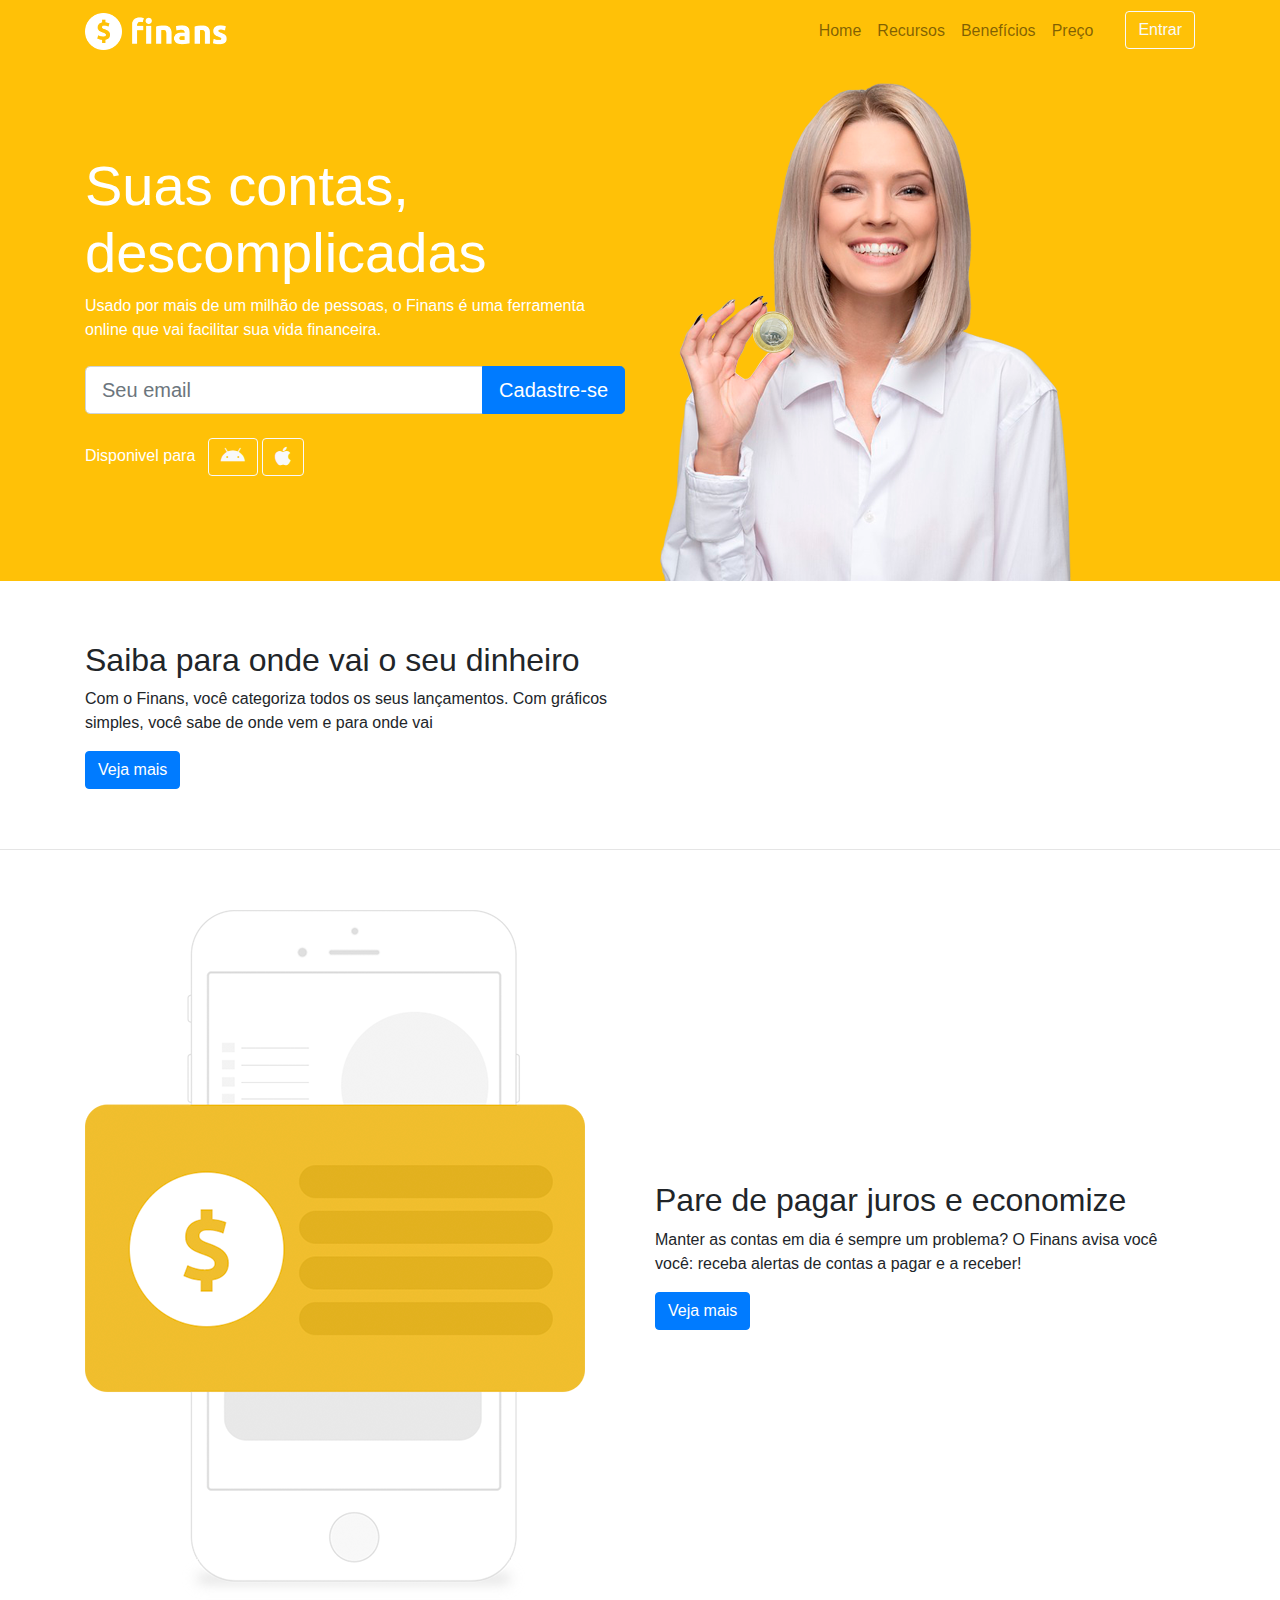
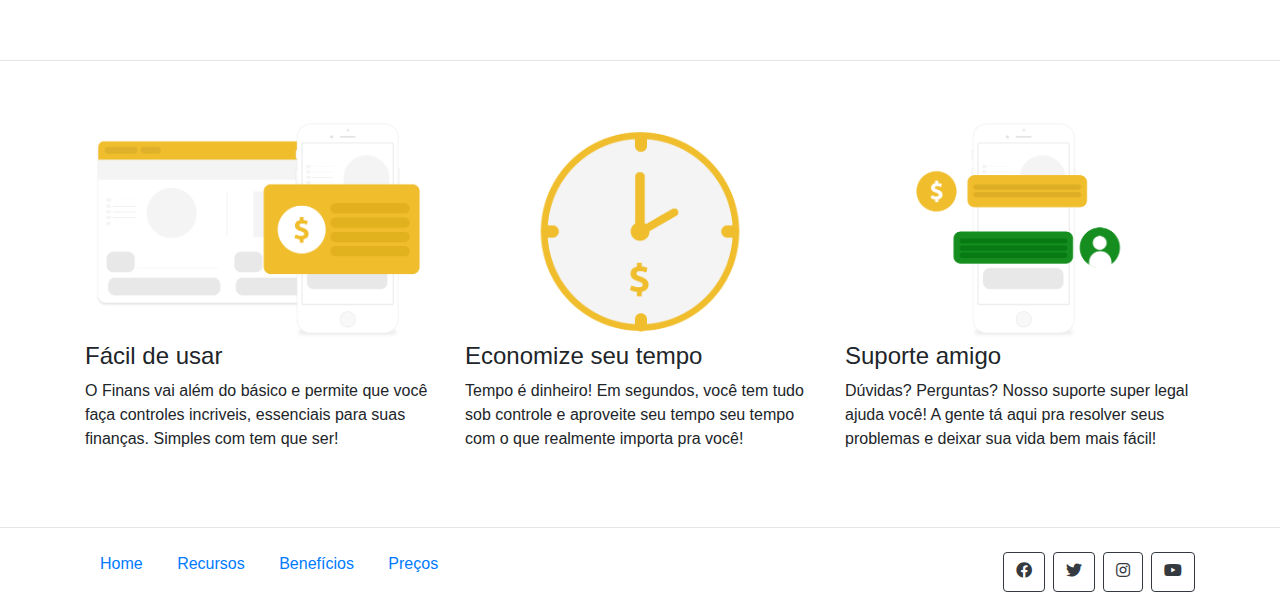
<file: Finans-landing-page/index.html>
<!DOCTYPE html>
<html lang="pt-br">

<head>
  <meta charset="UTF-8">
  <meta http-equiv="X-UA-Compatible" content="IE=edge">
  <meta name="viewport" content="width=device-width, initial-scale=1, shrink-to-fit=no">

  <title>Projeto 1 - Finans Landing Page</title>

  <link rel="stylesheet" href="https://use.fontawesome.com/releases/v5.3.1/css/all.css" crossorigin="anonymous">
  <link rel="stylesheet" href="https://cdn.jsdelivr.net/npm/bootstrap@4.6.0/dist/css/bootstrap.min.css">
  <link rel="stylesheet" href="css/style.css">
</head>

<body>
  <header>
    <nav class="navbar navbar-expand-sm navbar-light bg-warning">
      <div class="container">
        <a class="navbar-brand" href="#">
          <img src="img/logo.png" width="142" class=" d-inline-block align-top" alt="Logo">
        </a>

        <button class="navbar-toggler" type="button" data-toggle="collapse" data-target="#navbarNavDropdown"
          aria-controls="navbarNavDropdown" aria-expanded="false" aria-label="Toggle navigation">
          <span class="navbar-toggler-icon"></span>
        </button>

        <div class="collapse navbar-collapse" id="navbarNavDropdown">
          <ul class="navbar-nav ml-auto">
            <li class="nav-item">
              <a class="nav-link" href="#">Home<span class="sr-only">(current)</span></a>
            </li>
            <li class="nav-item">
              <a class="nav-link" href="#">Recursos</a>
            </li>
            <li class="nav-item">
              <a class="nav-link" href="#">Benefícios</a>
            </li>
            <li class="nav-item">
              <a class="nav-link" href="#">Preço</a>
            </li>

            <li class="nav-item">
              <button class="ml-4 btn btn-outline-light my-2 my-sm-0" type="submit">
                Entrar
              </button>
            </li>
          </ul>
        </div>
      </div>
    </nav>
  </header>

  <section class="bg-warning">
    <div class="container">
      <div class="row">
        <div class="col md-6 d-flex">
          <div class="align-self-center">
            <h1 class="display-4">Suas contas, descomplicadas</h1>
            <p>
              Usado por mais de um milhão de pessoas, o Finans é uma ferramenta online que vai facilitar sua vida
              financeira.
            </p>

            <form class="mt-4 mb-4">
              <div class="input-group input-group-lg">
                <input type="text" placeholder="Seu email" class="form-control">
                <div class="input-group-append">
                  <button type="button" class="btn btn-primary">Cadastre-se</button>
                </div>
              </div>
            </form>

            <p>Disponivel para
              <a href="#" class="ml-2 btn btn-outline-light">
                <i class="fab fa-android fa-lg"></i>
              </a>
              <a href="#" class="btn btn-outline-light">
                <i class="fab fa-apple fa-lg"></i>
              </a>
            </p>
          </div>
        </div>
        <picture class="col-md-6 d-none d-md-block">
          <img src="img/capa.png">
        </picture>
      </div>
    </div>
  </section>



  <section class="caixa">
    <div class="container">
      <div class="row">
        <div class="col-md-6 d-flex">
          <div class="align-self-center">
            <h2>Saiba para onde vai o seu dinheiro</h2>
            <p>
              Com o Finans, você categoriza todos os seus lançamentos. Com gráficos simples, você sabe de onde vem e
              para onde vai
            </p>
            <a href="#" class="btn btn-primary">
              Veja mais
            </a>
          </div>
        </div>
      </div>
    </div>
  </section>



  <section class="caixa">
    <div class="container">
      <div class="row">
        <div class="col-md-6">
          <img src="img/jures.png" class="img-fluid">
        </div>
        <div class="col-md-6 d-flex">
          <div class="align-self-center">
            <h2>Pare de pagar juros e economize</h2>
            <p>
              Manter as contas em dia é sempre um problema? O Finans avisa você você: receba alertas de contas a pagar e
              a receber!
            </p>
            <a href="#" class="btn btn-primary">Veja mais</a>
          </div>
        </div>
      </div>
    </div>
  </section>


  <section class="caixa">
    <div class="container">
      <div class="row">
        <div class="col-md-4">
          <img src="img/easy.png" class="img-fluid">
          <h4>Fácil de usar</h4>
          <p>
            O Finans vai além do básico e permite que você faça controles incriveis, essenciais para suas finanças.
            Simples com tem que ser!
          </p>
        </div>

        <div class="col-md-4">
          <img src="img/econ.png" class="img-fluid">
          <h4>Economize seu tempo</h4>
          <p>
            Tempo é dinheiro! Em segundos, você tem tudo sob controle e aproveite seu tempo seu tempo com o que
            realmente importa pra você!
          </p>
        </div>

        <div class="col-md-4">
          <img src="img/support.png" class="img-fluid">
          <h4>Suporte amigo</h4>
          <p>
            Dúvidas? Perguntas? Nosso suporte super legal ajuda você!
            A gente tá aqui pra resolver seus problemas e deixar sua vida bem mais fácil!
          </p>
        </div>
      </div>
    </div>
  </section>

  <footer class="mt-4 mb-4">
    <div class="container">
      <div class="row">
        <div class="col-md-8">
          <p>
            <a class="link" href="#">Home</a>
            <a class="link" href="#">Recursos</a>
            <a class="link" href="#">Benefícios</a>
            <a class="link" href="#">Preços</a>
          </p>
        </div>

        <div class="col-md-4 d-flex justify-content-end">
          <a href="#" class="btn btn-outline-dark">
            <i class="fab fa-facebook"></i>
          </a>

          <a href="#" class="btn btn-outline-dark ml-2">
            <i class="fab fa-twitter"></i>
          </a>

          <a href="#" class="btn btn-outline-dark ml-2">
            <i class="fab fa-instagram"></i>
          </a>

          <a href="#" class="btn btn-outline-dark ml-2">
            <i class="fab fa-youtube"></i>
          </a>
        </div>
      </div>
    </div>
  </footer>

  <script src="https://code.jquery.com/jquery-3.5.1.slim.min.js" crossorigin="anonymous"></script>
  <script src="https://cdn.jsdelivr.net/npm/popper.js@1.16.1/dist/umd/popper.min.js" crossorigin="anonymous"></script>
  <script src="https://cdn.jsdelivr.net/npm/bootstrap@4.6.0/dist/js/bootstrap.min.js" crossorigin="anonymous"></script>
</body>

</html>
</file>
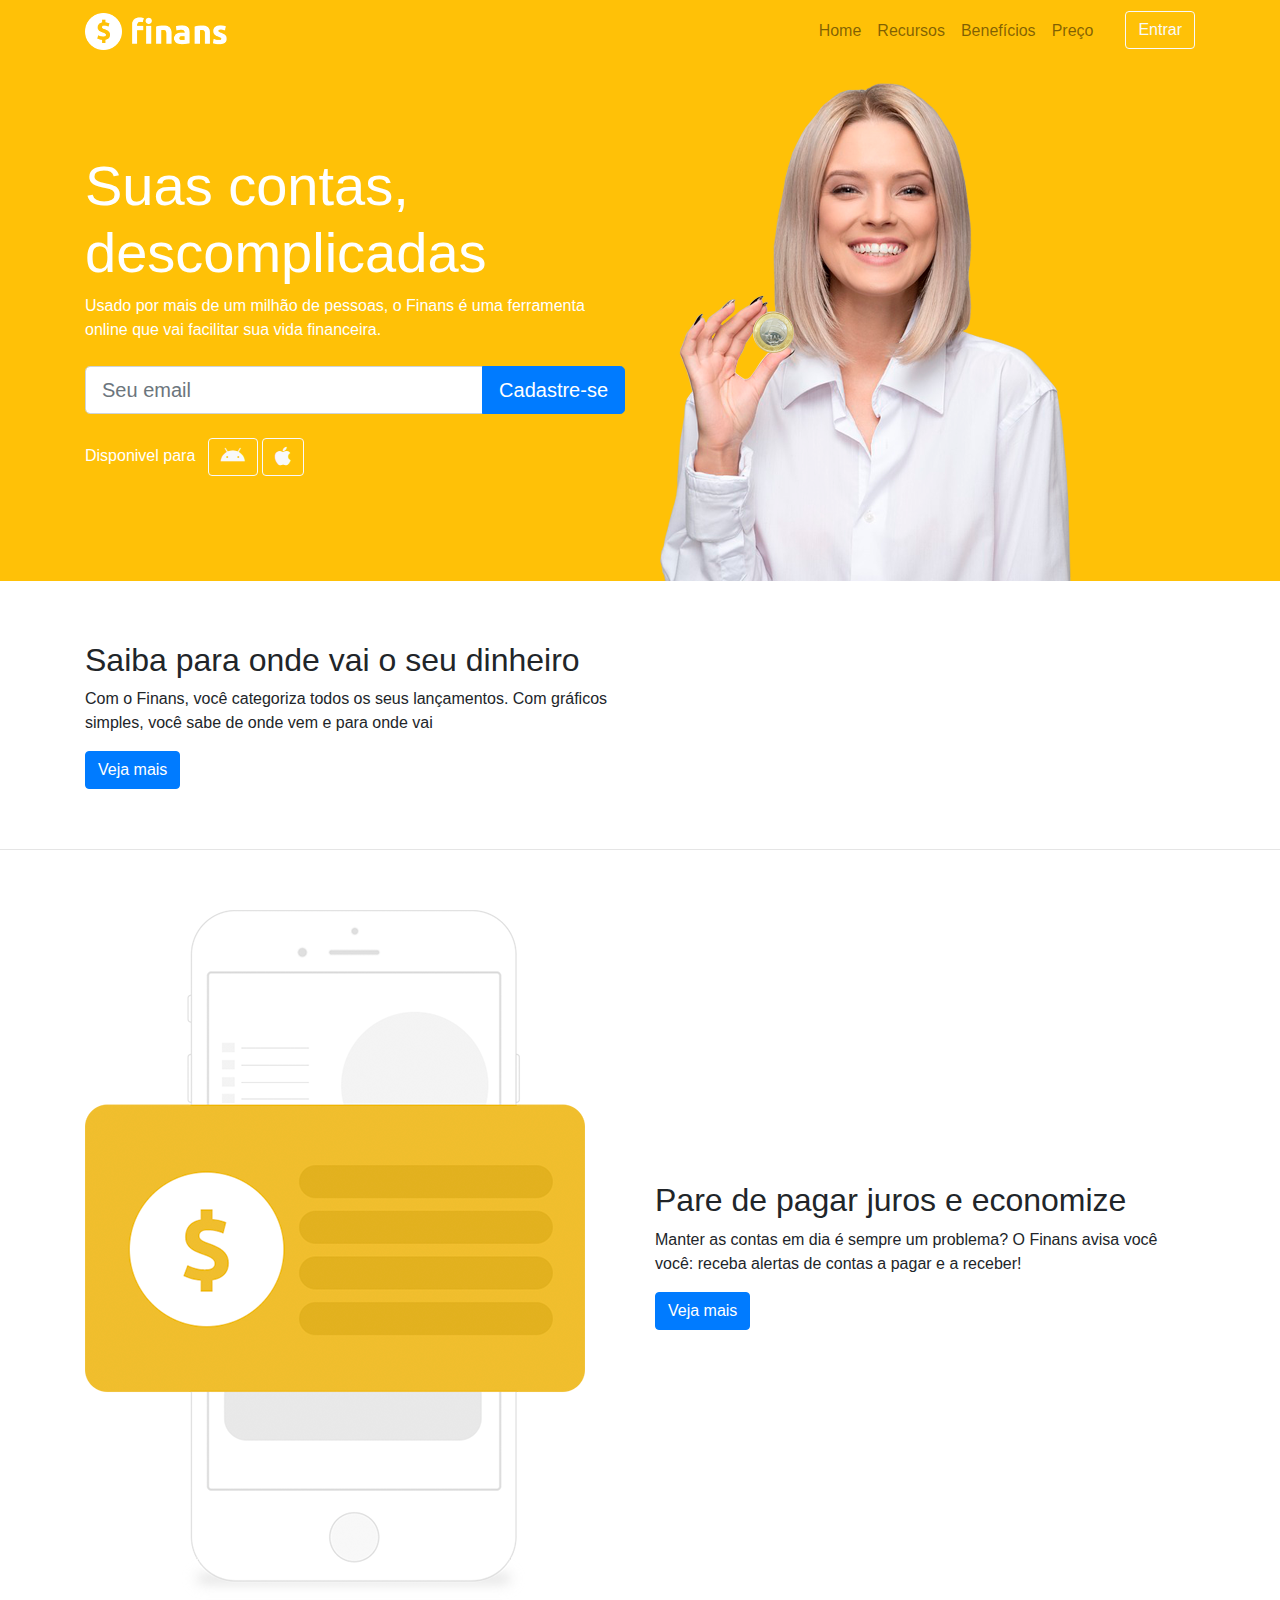
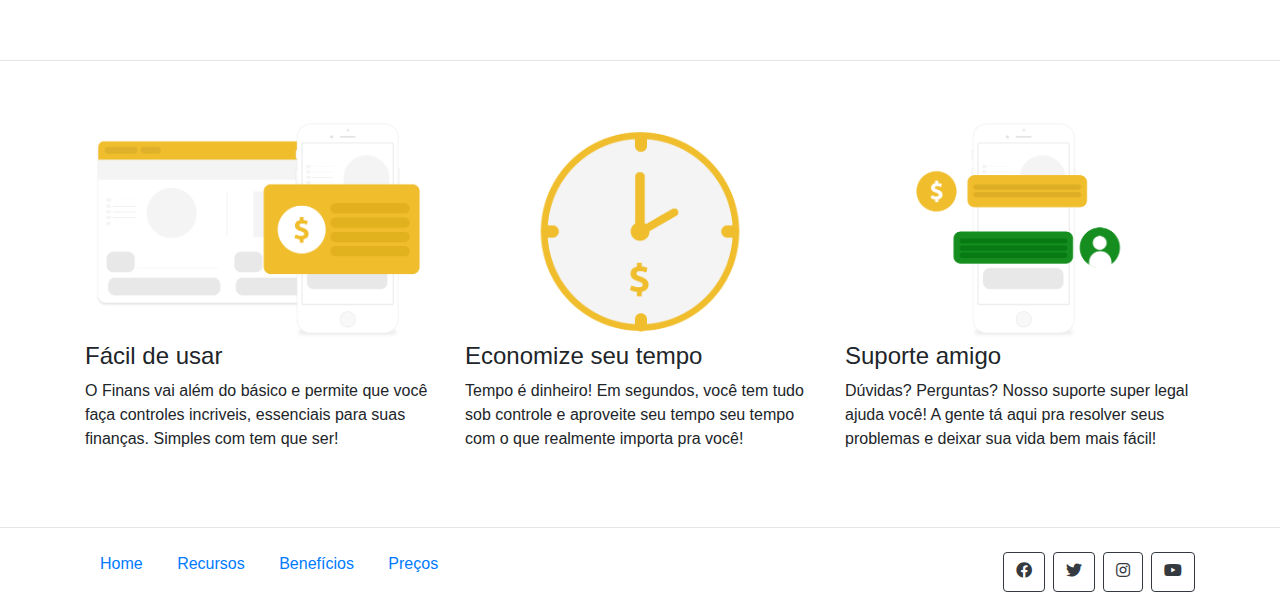
<file: Finans/index.html>
<!DOCTYPE html>
<html lang="pt-br">

<head>
  <meta charset="UTF-8">
  <meta http-equiv="X-UA-Compatible" content="IE=edge">
  <meta name="viewport" content="width=device-width, initial-scale=1, shrink-to-fit=no">

  <title>Projeto 1 - Finans</title>

  <link rel="stylesheet" href="https://use.fontawesome.com/releases/v5.3.1/css/all.css" crossorigin="anonymous">
  <link rel="stylesheet" href="https://cdn.jsdelivr.net/npm/bootstrap@4.6.0/dist/css/bootstrap.min.css">
  <link rel="stylesheet" href="css/style.css">
</head>

<body>
  <header>
    <nav class="navbar navbar-expand-sm navbar-light bg-warning">
      <div class="container">
        <a class="navbar-brand" href="#">
          <img src="img/logo.png" width="142" class=" d-inline-block align-top" alt="Logo">
        </a>

        <button class="navbar-toggler" type="button" data-toggle="collapse" data-target="#navbarNavDropdown"
          aria-controls="navbarNavDropdown" aria-expanded="false" aria-label="Toggle navigation">
          <span class="navbar-toggler-icon"></span>
        </button>

        <div class="collapse navbar-collapse" id="navbarNavDropdown">
          <ul class="navbar-nav ml-auto">
            <li class="nav-item">
              <a class="nav-link" href="#">Home<span class="sr-only">(current)</span></a>
            </li>
            <li class="nav-item">
              <a class="nav-link" href="#">Recursos</a>
            </li>
            <li class="nav-item">
              <a class="nav-link" href="#">Benefícios</a>
            </li>
            <li class="nav-item">
              <a class="nav-link" href="#">Preço</a>
            </li>

            <li class="nav-item">
              <button class="ml-4 btn btn-outline-light my-2 my-sm-0" type="submit">
                Entrar
              </button>
            </li>
          </ul>
        </div>
      </div>
    </nav>
  </header>

  <section class="bg-warning">
    <div class="container">
      <div class="row">
        <div class="col md-6 d-flex">
          <div class="align-self-center">
            <h1 class="display-4">Suas contas, descomplicadas</h1>
            <p>
              Usado por mais de um milhão de pessoas, o Finans é uma ferramenta online que vai facilitar sua vida
              financeira.
            </p>

            <form class="mt-4 mb-4">
              <div class="input-group input-group-lg">
                <input type="text" placeholder="Seu email" class="form-control">
                <div class="input-group-append">
                  <button type="button" class="btn btn-primary">Cadastre-se</button>
                </div>
              </div>
            </form>

            <p>Disponivel para
              <a href="#" class="ml-2 btn btn-outline-light">
                <i class="fab fa-android fa-lg"></i>
              </a>
              <a href="#" class="btn btn-outline-light">
                <i class="fab fa-apple fa-lg"></i>
              </a>
            </p>
          </div>
        </div>
        <picture class="col-md-6 d-none d-md-block">
          <img src="img/capa.png">
        </picture>
      </div>
    </div>
  </section>



  <section class="caixa">
    <div class="container">
      <div class="row">
        <div class="col-md-6 d-flex">
          <div class="align-self-center">
            <h2>Saiba para onde vai o seu dinheiro</h2>
            <p>
              Com o Finans, você categoriza todos os seus lançamentos. Com gráficos simples, você sabe de onde vem e
              para onde vai
            </p>
            <a href="#" class="btn btn-primary">
              Veja mais
            </a>
          </div>
        </div>
      </div>
    </div>
  </section>



  <section class="caixa">
    <div class="container">
      <div class="row">
        <div class="col-md-6">
          <img src="img/jures.png" class="img-fluid">
        </div>
        <div class="col-md-6 d-flex">
          <div class="align-self-center">
            <h2>Pare de pagar juros e economize</h2>
            <p>
              Manter as contas em dia é sempre um problema? O Finans avisa você você: receba alertas de contas a pagar e
              a receber!
            </p>
            <a href="#" class="btn btn-primary">Veja mais</a>
          </div>
        </div>
      </div>
    </div>
  </section>


  <section class="caixa">
    <div class="container">
      <div class="row">
        <div class="col-md-4">
          <img src="img/easy.png" class="img-fluid">
          <h4>Fácil de usar</h4>
          <p>
            O Finans vai além do básico e permite que você faça controles incriveis, essenciais para suas finanças.
            Simples com tem que ser!
          </p>
        </div>

        <div class="col-md-4">
          <img src="img/econ.png" class="img-fluid">
          <h4>Economize seu tempo</h4>
          <p>
            Tempo é dinheiro! Em segundos, você tem tudo sob controle e aproveite seu tempo seu tempo com o que
            realmente importa pra você!
          </p>
        </div>

        <div class="col-md-4">
          <img src="img/support.png" class="img-fluid">
          <h4>Suporte amigo</h4>
          <p>
            Dúvidas? Perguntas? Nosso suporte super legal ajuda você!
            A gente tá aqui pra resolver seus problemas e deixar sua vida bem mais fácil!
          </p>
        </div>
      </div>
    </div>
  </section>

  <footer class="mt-4 mb-4">
    <div class="container">
      <div class="row">
        <div class="col-md-8">
          <p>
            <a class="link" href="#">Home</a>
            <a class="link" href="#">Recursos</a>
            <a class="link" href="#">Benefícios</a>
            <a class="link" href="#">Preços</a>
          </p>
        </div>

        <div class="col-md-4 d-flex justify-content-end">
          <a href="#" class="btn btn-outline-dark">
            <i class="fab fa-facebook"></i>
          </a>

          <a href="#" class="btn btn-outline-dark ml-2">
            <i class="fab fa-twitter"></i>
          </a>

          <a href="#" class="btn btn-outline-dark ml-2">
            <i class="fab fa-instagram"></i>
          </a>

          <a href="#" class="btn btn-outline-dark ml-2">
            <i class="fab fa-youtube"></i>
          </a>
        </div>
      </div>
    </div>
  </footer>

  <script src="https://code.jquery.com/jquery-3.5.1.slim.min.js" crossorigin="anonymous"></script>
  <script src="https://cdn.jsdelivr.net/npm/popper.js@1.16.1/dist/umd/popper.min.js" crossorigin="anonymous"></script>
  <script src="https://cdn.jsdelivr.net/npm/bootstrap@4.6.0/dist/js/bootstrap.min.js" crossorigin="anonymous"></script>
</body>

</html>
</file>
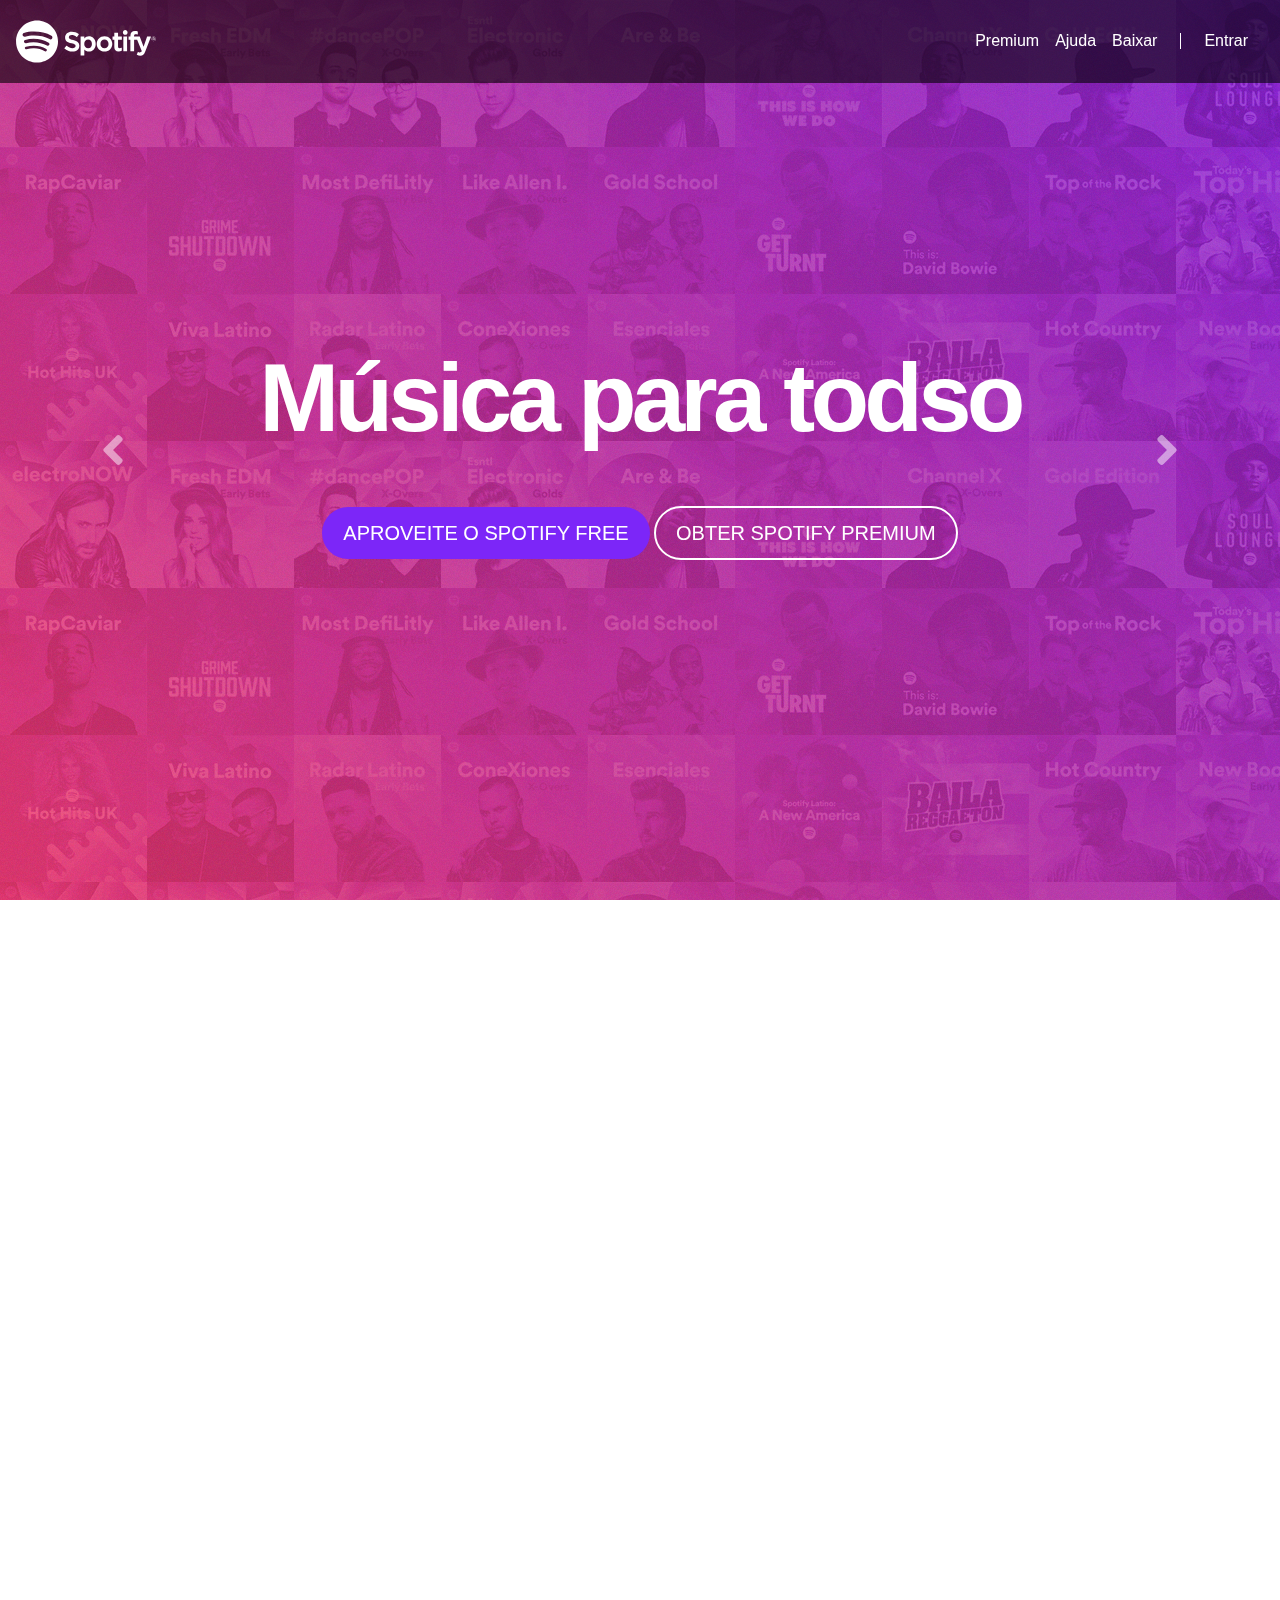
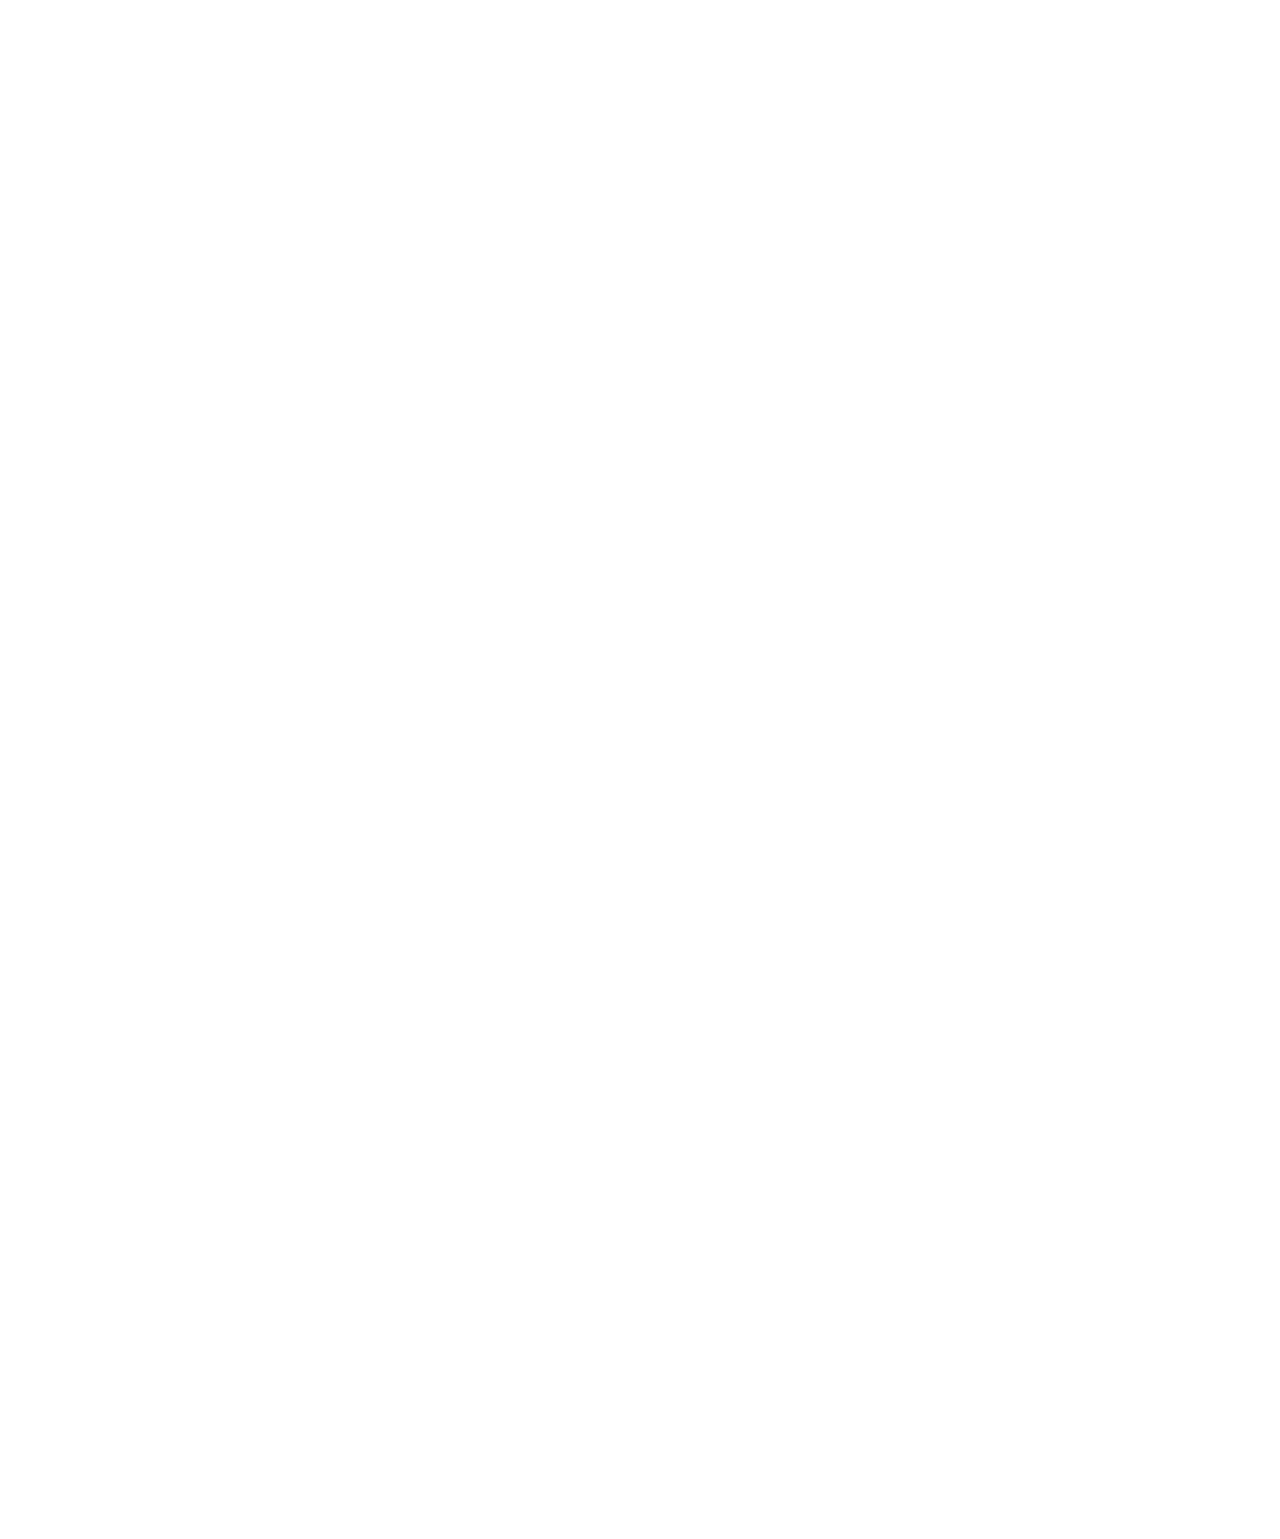
<file: Spotify-landing-page/index.html>
<!DOCTYPE html>
<html lang="pt-br">

<head>
  <meta charset="UTF-8">
  <meta http-equiv="X-UA-Compatible" content="IE=edge">
  <meta name="viewport" content="width=device-width, initial-scale=1, shrink-to-fit=no">

  <title>Projeto 2 - Spotify Landing Page</title>

  <link rel="icon" href="img/favicon.png">
  <link rel="stylesheet" href="https://use.fontawesome.com/releases/v5.3.1/css/all.css" crossorigin="anonymous">
  <link rel="stylesheet" href="https://cdn.jsdelivr.net/npm/bootstrap@4.6.0/dist/css/bootstrap.min.css">
  <link rel="stylesheet" href="css/style.css">
</head>

<body>
  <header>
    <nav class="navbar navbar-expand-md navbar-light fixed-top navbar-transparent">
      <div class="container">
        <a href="#" class="navbar-brand">
          <img src="img/logo.svg" width="142" class=" d-inline-block align-top" alt="Logo">
        </a>
      </div>

      <button class="navbar-toggler" data-toggle="collapse" data-target="#principal">
        <i class="fas fa-bars text-white"></i>
      </button>

      <div class="collapse navbar-collapse" id="principal">
        <ul class="navbar-nav ml-auto">
          <li class="nav-item">
            <a href="#" class="nav-link">Premium</a>
          </li>

          <li class="nav-item">
            <a href="#" class="nav-link">Ajuda</a>
          </li>

          <li class="nav-item">
            <a href="#" class="nav-link">Baixar</a>
          </li>

          <li class='nav-item divisor'></li>

          <li class="nav-item mr-4">
            <a href="#" class="nav-link">Entrar</a>
          </li>
        </ul>
      </div>
    </nav>
  </header>


  <section id="home" class="home d-flex">
    <div class="container align-self-center">
      <div class="row">
        <div class="col-md-12 landing">
          <div id="carousel-spotify" class="carousel slide" data-ride="carousel">
            <div class="carousel-inner">
              <div class="carousel-item active">
                <h1>Música para todso</h1>
                <a href="#" class="btn btn-lg btn-custom btn-pupple">
                  Aproveite o Spotify Free
                </a>

                <a href="#" class="btn btn-lg btn-custom btn-white">
                  Obter Spotify Premium
                </a>
              </div>

              <div class="carousel-item">
                <h1>Os melhores rádios</h1>
                <a href="#" class="btn btn-lg btn-custom btn-white">
                  <i class="fas fa-music"></i>
                  Ouça agora
                </a>
              </div>
            </div>

            <a href="#carousel-spotify" class="carousel-control-prev" data-slide="prev">
              <i class="fas fa-angle-left fa-3x"></i>
            </a>

            <a href="#carousel-spotify" class="carousel-control-next" data-slide="next">
              <i class="fas fa-angle-right fa-3x"></i>
            </a>
          </div>
        </div>
      </div>
    </div>
  </section>


  <section id="servicos" class="box">
    <div class="container">
      <div class="row">
        <div class="col-md-6">
          <div class="row albuns">
            <div class="col-md-6">
              <img src="img/imagem_1.jpg" class="img-fluid">
            </div>
            <div class="col-md-6">
              <img src="img/imagem_2.jpg" class="img-fluid">
            </div>
          </div>

          <div class="row albuns">
            <div class="col-md-6">
              <img src="img/imagem_3.jpg" class="img-fluid">
            </div>
            <div class="col-md-6">
              <img src="img/imagem_4.jpg" class="img-fluid">
            </div>
          </div>
        </div>

        <div class="col-md-6">
          <h2>O que o Spotify tem?</h2>
          <h3>Músicas</h3>
          <p>O Spotify tem milhões de músicas. Escute seus sons favoritos, descubra novas músicas e reúna seus
            favoritos em um só lugar.</p>

          <h3>Playlists</h3>
          <p>No Spotify você encontra uma playlist para cada momento. Todas feitas por fanáticos e especialistas da
            música.</p>
          <h3>Novos lançamentos</h3>
          <p>Escute os novos lançamentos de singles e álbuns da semana e veja o que está bombando no Top 50.</p>
        </div>
      </div>
    </div>
  </section>


  <section class="recursos" class="box">
    <div class="container">
      <div class="row">
        <div class="col-md-4">
          <h2>Fácil</h2>
          <h3>Buscar</h3>
          <p>Já sabe o que quer escutar? É só procurar e apertar o play</p>

          <h3>Navegar</h3>
          <p>Veja os novos lançamentos, o que está bombando nas paradas e as melhores playlists para o seu momento.</p>

          <h3>Descobrir</h3>
          <p>Curta músicas novas toda segunda-feira com uma playlist personalizada pra você. Ou relaxe e curta uma das
            rádios.</p>
        </div>

        <div class="col-md-8">
          <div class="row rotate">
            <img src="img/iphone_01.png" class='img-fluid'>
          </div>

          <div class="row rotate">
            <img src="img/iphone_02.png" class='img-fluid'>
          </div>
        </div>
      </div>
    </div>
  </section>


  <footer>
    <div class="container">
      <div class="row">
        <div class="col-md-2">
          <img src="img/logo.svg" width="142">
        </div>

        <div class="col-md-2">
          <h4>Compania</h4>
          <ul class="navbar-nav">
            <li><a href="#">Sobre</a></li>
            <li><a href="#">Empregos</a></li>
            <li><a href="#">Imprensa</a></li>
            <li><a href="#">Novidades</a></li>
          </ul>
        </div>

        <div class="col-md-2">
          <h4>Comunidades</h4>
          <ul class="navbar-nav">
            <li><a href="#">Artistas</a></li>
            <li><a href="#">Desenvolvedores</a></li>
            <li><a href="#">Marcas</a></li>
          </ul>
        </div>

        <div class="col-md-2">
          <h4>links uteis</h4>
          <ul class="navbar-nav">
            <li><a href="#">Ajuda</a></li>
            <li><a href="#">Presentes</a></li>
            <li><a href="#">Player da web</a></li>
          </ul>
        </div>

        <div class="col-md-4">
          <ul>
            <li>
              <a href="#" class="social-button btn btn-outline-dark ml-2">
                <i class="fab fa-facebook"></i>
              </a>
            </li>

            <li>
              <a href="#" class="social-button btn btn-outline-dark ml-2">
                <i class="fab fa-twitter"></i>
              </a>
            </li>

            <li>
              <a href="#" class="social-button btn btn-outline-dark ml-2">
                <i class="fab fa-instagram"></i>
              </a>
            </li>
          </ul>
        </div>
      </div>
    </div>
  </footer>

  <script src="https://code.jquery.com/jquery-3.5.1.slim.min.js" crossorigin="anonymous"></script>
  <script src="https://cdn.jsdelivr.net/npm/popper.js@1.16.1/dist/umd/popper.min.js" crossorigin="anonymous"></script>
  <script src="https://cdn.jsdelivr.net/npm/bootstrap@4.6.0/dist/js/bootstrap.min.js" crossorigin="anonymous"></script>
</body>

</html>
</file>
<file: Finans-landing-page/css/style.css>
.bg-warning {
color: white !important;
background-color: #ffc107 !important;
border-color: #ffc107 !important;
}

.caixa {
   padding: 60px 0 ;
   border-bottom: 1px solid #e5e5e5;
}

footer p a {
  margin: 5px 15px;
}

a.link{
  text-decoration: none
}
</file>
<file: Finans/css/style.css>
.bg-warning {
color: white !important;
background-color: #ffc107 !important;
border-color: #ffc107 !important;
}

.caixa {
   padding: 60px 0 ;
   border-bottom: 1px solid #e5e5e5;
}

footer p a {
  margin: 5px 15px;
}

a.link{
  text-decoration: none
}
</file>
<file: Spotify-landing-page/css/style.css>
/* Corpo */

:root {
  --white: #fff;
  --black: #000;
  --black-100: rgba(0, 0, 0, 0.6);
  --green: #9bf0e1;
  --pupple: #7c26f8;
  --pupple-100: #6207e3;
  --gray: rgba(255,255,255, 0.5);
  --gray-100: #919496;
  --red: #ff4169;
  --body-font: Arial, Helvetica, sans-serif 
}

html, 
body, 
.home {
  height: 100%;
  overflow-x: hidden;
}


body {
  background: url(../img/dash.png),
  url(../img/noise.png),
  linear-gradient(50deg, var(--red), var(--pupple));
  background-attachment: fixed;
  font-family: var(--body-font);
}

/* Navegação */

nav.navbar-transparent {
  padding: 15px 0px;
  background: var(--black-100);
}


.navbar-light .navbar-nav .nav-link {
	color: var(--white);
}

.navbar-light .navbar-nav .nav-link:hover {
	color: var(--green);
}

.navbar-light .navbar-toggler {
    color: rgba(255,255,255,.5);
    border-color: rgba(255,255,255,0.5);
}

.divisor {
	width: 1px;
	background: white;
	margin: 12px 15px;
}

/* Button */

.landing {
	text-align: center;
}

.btn-custom {
	color: white;
	border-radius: 500px;
	-webkit-border-radius: 500px;
  -moz-border-radius: 500px;
  text-transform: uppercase;
  padding: 10px 20px;
}

.btn-pupple {
	background: var(--pupple);
}

.btn-pupple:hover {
	background: var(--pupple-100);
	color: var(--white);
}

.btn-white {
	border: 2px solid var(--white);
}

.btn-white:hover {
	background-color: var(--white);
	color: var(--black);
}

.social-button {
  border-radius: 50%;
}
/* Carousel */

.carousel-control-next, 
.carousel-control-prev {
	width: 5%;
}

/*  Contéudo principal */

.box {
	padding-top: 20px;
	padding-bottom: 20px;
}

#servicos {
	background: var(--white);
}

#recursos {
	color: var(--white);
}

#servicos h2, h3 {
	color: var(var(--pupple));
}

#recursos h2 {
	color: var(--white);
}

#recursos h3 {
	color: var(--green);
}

.albuns {
	padding: 10px 0;
}

.rotate {
	-ms-transform: rotate(30deg);
  -webkit-transform: rotate(30deg); 
  transform: rotate(30deg);
	padding-left: 80px;
}

/* Footer */

footer {
	background: var(--black);
	padding: 50px 0px 20px 0px;
	position: relative;
}

footer h4 {
	color: var(--gray-100);
	font-size: 0.8em;
	text-transform: uppercase;
}

footer .navbar-nav a {
	color: white;
	font-size: 0.8em;
}

footer .navbar-nav a:hover {
	color: var(--green);
	text-decoration: none;
}

footer ul {
	list-style: none;
}

footer ul li {
	float: right;
	margin: 0 5px;
}

/* Fonte */

h1 {
	font-weight: 900;
	letter-spacing: -0.05em;
	margin-bottom: 50px;
	color: var(--white);
}

h2 {
	font-size: 3em;
	font-weight: 700;
	letter-spacing: -0.04em;
}

h3 {
	font-size: 2em;
	font-weight: 700;
	letter-spacing: -0.04em;
}

/* Extra small devices (portrait phones, less than 576px)*/

@media (max-width: 575.98px) {
	.btn-custom {
		margin: 10px 15px;
		font-size: 1em;
	}
}

/* Small devices (landscape phones, 576px and up) */

@media (min-width: 576px) and (max-width: 767.98px) {
	h1 {
		font-size: 3em;
	}
	.btn-custom {
		margin: 10px 15px;
	}
}

/* Medium devices (tablets, 768px and up)*/

@media (min-width: 768px) and (max-width: 991.98px) {
	h1 {
		font-size: 4em;
	}
}

/* Large devices (desktops, 992px and up)*/

@media (min-width: 992px) and (max-width: 1199.98px) {
	h1 {
		font-size: 5em;
	}
}

/* Extra large devices (large desktops, 1200px and up)*/

@media (min-width: 1200px) {
	h1 {
		font-size: 6em;
	}
}
</file>
